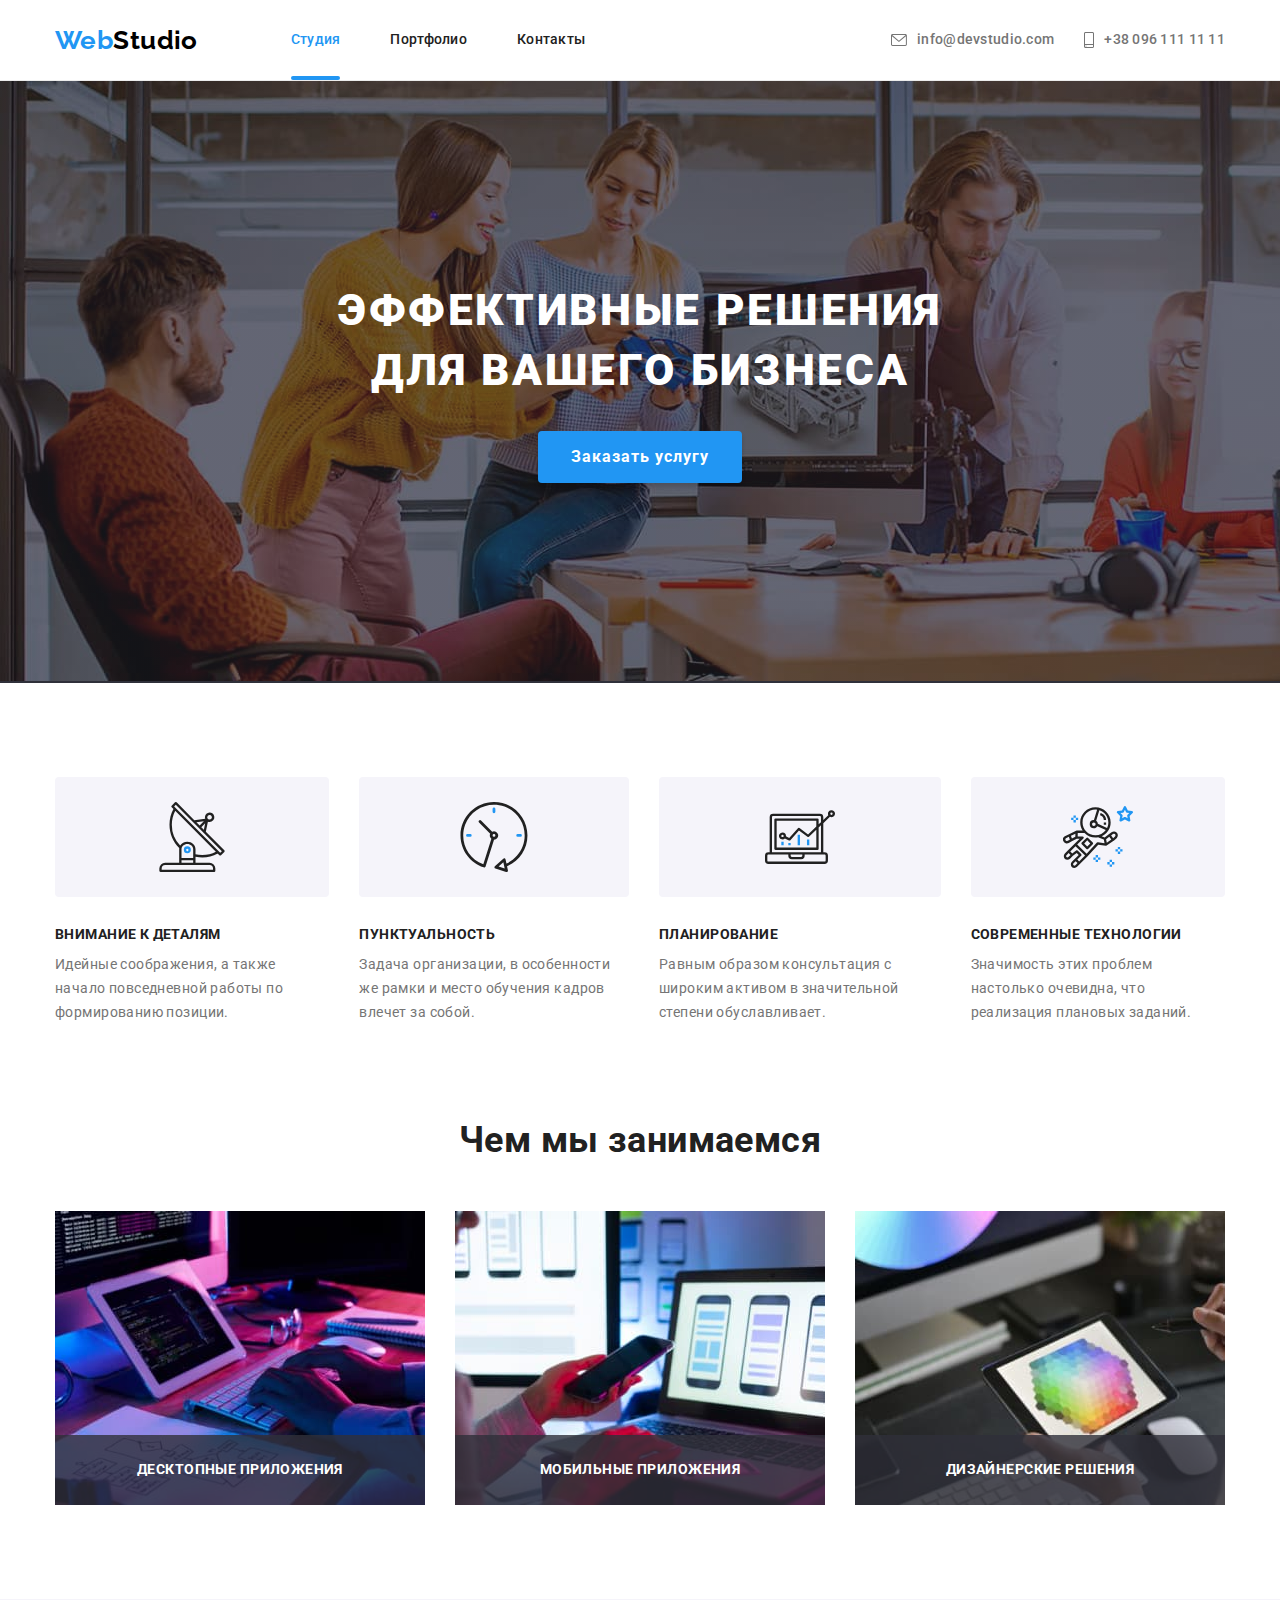
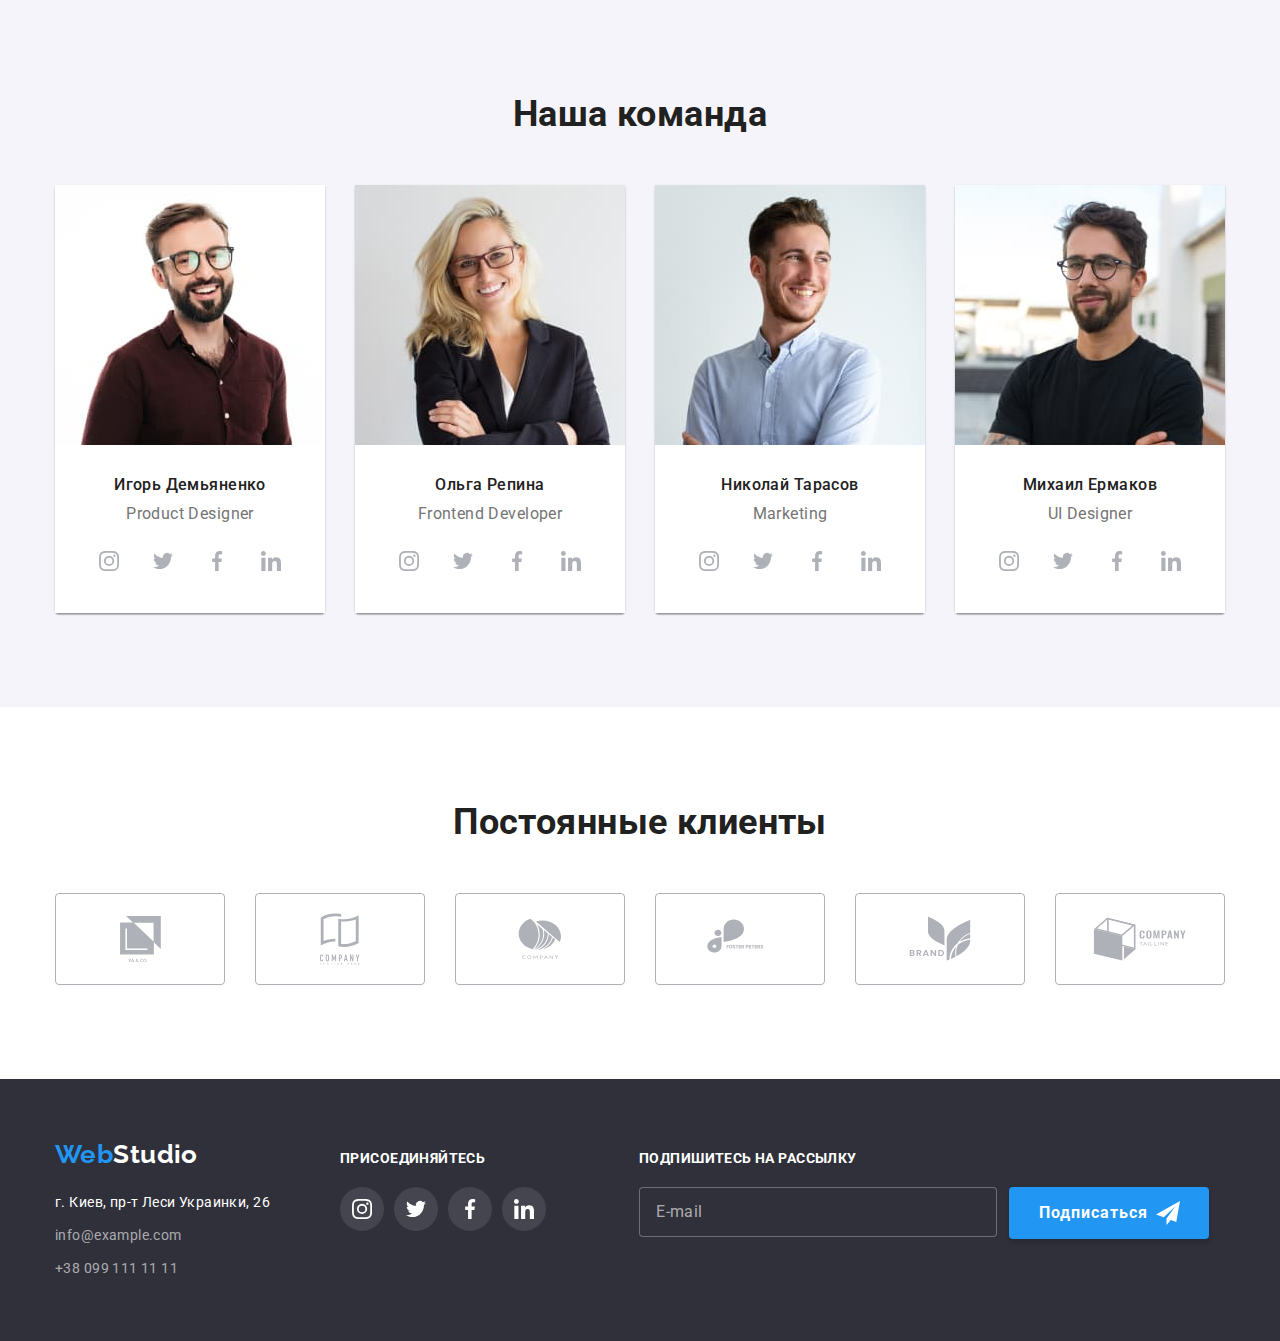
<file: index.html>
<!DOCTYPE html>
<html lang="ru">
  <head>
    <meta charset="UTF-8" />
    <meta http-equiv="X-UA-Compatible" content="IE=edge" />
    <meta name="viewport" content="width=device-width, initial-scale=1.0" />
    <title>Document</title>
    <link rel="preconnect" href="https://fonts.gstatic.com" />
    <link
      href="https://fonts.googleapis.com/css2?family=Raleway:wght@700&family=Roboto:wght@400;500;700;900&display=swap"
      rel="stylesheet"
    />
    <link
      rel="stylesheet"
      href="https://cdnjs.cloudflare.com/ajax/libs/modern-normalize/1.0.0/modern-normalize.min.css"
    />
    <link rel="stylesheet" href="./css/styles.css" />
  </head>
  <body>
    <header class="header">
      <div class="container header-container">
        <nav class="nav-container">
          <a href="" class="header-logo link"> <span>Web</span>Studio</a>
          <ul class="site-nav list">
            <li class="item">
              <a href="" class="link current">Студия</a>
            </li>
            <li class="item">
              <a href="./portfolio.html" class="link">Портфолио</a>
            </li>
            <li class="item"><a href="" class="link">Контакты</a></li>
          </ul>
        </nav>
        <ul class="contact-nav list">
          <li class="item">
            <a class="link" href="mailto:info@devstudio.com">
              <svg class="contact-nav-icons" width="16" height="12">
                <use href="./images/icons.svg#icon-envelope"></use>
              </svg>
              info@devstudio.com</a
            >
          </li>
          <li class="item">
            <a class="link" href="tel:+380961111111">
              <svg class="contact-nav-icons" width="10" height="16">
                <use href="./images/icons.svg#icon-smartphone"></use>
              </svg>
              +38 096 111 11 11</a
            >
          </li>
        </ul>
      </div>
    </header>
    <main>
      <!-- секция Герой -->
      <section class="hero">
        <div class="container">
          <h1 class="hero-title">
            Эффективные решения <br />
            для вашего бизнеса
          </h1>
          <button class="hero-button" data-modal-open type="button">
            Заказать услугу
          </button>
        </div>
      </section>
      <!-- секция Наши особенности -->
      <section class="specifics-list section">
        <h2 class="section-title visually-hidden">Особенности</h2>
        <div class="container">
          <ul class="list">
            <li class="specifics-list-item">
              <div class="specifics-list-container-icon">
                <svg class="svg" width="70" height="70">
                  <use href="./images/icons.svg#icon-antenna"></use>
                </svg>
              </div>
              <h3 class="description-title">Внимание к деталям</h3>
              <p class="description-text">
                Идейные соображения, а также начало повседневной работы по
                формированию позиции.
              </p>
            </li>
            <li class="specifics-list-item">
              <div class="specifics-list-container-icon">
                <svg width="70" height="70">
                  <use href="./images/icons.svg#icon-clock"></use>
                </svg>
              </div>
              <h3 class="description-title">Пунктуальность</h3>
              <p class="description-text">
                Задача организации, в особенности же рамки и место обучения
                кадров влечет за собой.
              </p>
            </li>
            <li class="specifics-list-item">
              <div class="specifics-list-container-icon">
                <svg width="70" height="70">
                  <use href="./images/icons.svg#icon-diagram"></use>
                </svg>
              </div>
              <h3 class="description-title">Планирование</h3>
              <p class="description-text">
                Равным образом консультация с широким активом в значительной
                степени обуславливает.
              </p>
            </li>
            <li class="specifics-list-item">
              <div class="specifics-list-container-icon">
                <svg width="70" height="70">
                  <use href="./images/icons.svg#icon-astronaut"></use>
                </svg>
              </div>
              <h3 class="description-title">Современные технологии</h3>
              <p class="description-text">
                Значимость этих проблем настолько очевидна, что реализация
                плановых заданий.
              </p>
            </li>
          </ul>
        </div>
      </section>
      <!-- секция Чем мы занимаемся -->
      <section class="our-works">
        <div class="container">
          <h2 class="section-title">Чем мы занимаемся</h2>
          <ul class="list">
            <li class="works-list-item">
              <img
                class="images"
                src="./images/box1.jpg"
                alt="Человек работает на клавиатуре с планшетом"
                width="370"
              />
              <p class="works-list-item-text">Десктопные приложения</p>
            </li>
            <li class="works-list-item">
              <img
                class="images"
                src="./images/box2.jpg"
                alt="Человек работает с смартфоном и ноутбуком"
                width="370"
              />
              <p class="works-list-item-text">Мобильные приложения</p>
            </li>
            <li class="works-list-item">
              <img
                class="images"
                src="./images/box3.jpg"
                alt="Человек рисует на графическом планшете"
                width="370"
              />
              <p class="works-list-item-text">Дизайнерские решения</p>
            </li>
          </ul>
        </div>
      </section>
      <!-- секция Наша команда -->
      <section class="team-list section">
        <div class="container">
          <h2 class="section-title">Наша команда</h2>
          <ul class="list">
            <li class="team-list-item">
              <img
                class="images"
                src="./images/product-designer.jpg"
                alt="Фото сотрудника команды"
                width="270"
              />
              <div class="team-list-item-container">
                <h3 class="description-title">Игорь Демьяненко</h3>
                <p class="description">Product Designer</p>
                <ul class="team-list-icons list">
                  <li class="team-list-icons-items">
                    <a class="link team-link-icons" href="">
                      <svg width="20" height="20">
                        <use href="./images/icons.svg#icon-instagram"></use>
                      </svg>
                    </a>
                  </li>
                  <li class="team-list-icons-items">
                    <a class="link team-link-icons" href="">
                      <svg width="20" height="20">
                        <use href="./images/icons.svg#icon-twitter"></use>
                      </svg>
                    </a>
                  </li>
                  <li class="team-list-icons-items">
                    <a class="link team-link-icons" href="">
                      <svg width="20" height="20">
                        <use href="./images/icons.svg#icon-facebook"></use>
                      </svg>
                    </a>
                  </li>
                  <li class="team-list-icons-items">
                    <a class="link team-link-icons" href="">
                      <svg width="20" height="20">
                        <use href="./images/icons.svg#icon-linkedin"></use>
                      </svg>
                    </a>
                  </li>
                </ul>
              </div>
            </li>
            <li class="team-list-item">
              <img
                class="images"
                src="./images/frontend-developer.jpg"
                alt="Фото сотрудника команды"
                width="270"
              />
              <div class="team-list-item-container">
                <h3 class="description-title">Ольга Репина</h3>
                <p class="description">Frontend Developer</p>
                <ul class="team-list-icons list">
                  <li class="team-list-icons-items">
                    <a class="link team-link-icons" href="">
                      <svg width="20" height="20">
                        <use href="./images/icons.svg#icon-instagram"></use>
                      </svg>
                    </a>
                  </li>
                  <li class="team-list-icons-items">
                    <a class="link team-link-icons" href="">
                      <svg width="20" height="20">
                        <use href="./images/icons.svg#icon-twitter"></use>
                      </svg>
                    </a>
                  </li>
                  <li class="team-list-icons-items">
                    <a class="link team-link-icons" href="">
                      <svg width="20" height="20">
                        <use href="./images/icons.svg#icon-facebook"></use>
                      </svg>
                    </a>
                  </li>
                  <li class="team-list-icons-items">
                    <a class="link team-link-icons" href="">
                      <svg width="20" height="20">
                        <use href="./images/icons.svg#icon-linkedin"></use>
                      </svg>
                    </a>
                  </li>
                </ul>
              </div>
            </li>
            <li class="team-list-item">
              <img
                class="images"
                src="./images/marketing.jpg"
                alt="Фото сотрудника команды"
                width="270"
              />
              <div class="team-list-item-container">
                <h3 class="description-title">Николай Тарасов</h3>
                <p class="description">Marketing</p>
                <ul class="team-list-icons list">
                  <li class="team-list-icons-items">
                    <a class="link team-link-icons" href="">
                      <svg width="20" height="20">
                        <use href="./images/icons.svg#icon-instagram"></use>
                      </svg>
                    </a>
                  </li>
                  <li class="team-list-icons-items">
                    <a class="link team-link-icons" href="">
                      <svg width="20" height="20">
                        <use href="./images/icons.svg#icon-twitter"></use>
                      </svg>
                    </a>
                  </li>
                  <li class="team-list-icons-items">
                    <a class="link team-link-icons" href="">
                      <svg width="20" height="20">
                        <use href="./images/icons.svg#icon-facebook"></use>
                      </svg>
                    </a>
                  </li>
                  <li class="team-list-icons-items">
                    <a class="link team-link-icons" href="">
                      <svg width="20" height="20">
                        <use href="./images/icons.svg#icon-linkedin"></use>
                      </svg>
                    </a>
                  </li>
                </ul>
              </div>
            </li>
            <li class="team-list-item">
              <img
                class="images"
                src="./images/designer.jpg"
                alt="Фото сотрудника команды"
                width="270"
              />
              <div class="team-list-item-container">
                <h3 class="description-title">Михаил Ермаков</h3>
                <p class="description">UI Designer</p>
                <ul class="team-list-icons list">
                  <li class="team-list-icons-items">
                    <a class="link team-link-icons" href="">
                      <svg width="20" height="20">
                        <use href="./images/icons.svg#icon-instagram"></use>
                      </svg>
                    </a>
                  </li>
                  <li class="team-list-icons-items">
                    <a class="link team-link-icons" href="">
                      <svg width="20" height="20">
                        <use href="./images/icons.svg#icon-twitter"></use>
                      </svg>
                    </a>
                  </li>
                  <li class="team-list-icons-items">
                    <a class="link team-link-icons" href="">
                      <svg width="20" height="20">
                        <use href="./images/icons.svg#icon-facebook"></use>
                      </svg>
                    </a>
                  </li>
                  <li class="team-list-icons-items">
                    <a class="link team-link-icons" href="">
                      <svg width="20" height="20">
                        <use href="./images/icons.svg#icon-linkedin"></use>
                      </svg>
                    </a>
                  </li>
                </ul>
              </div>
            </li>
          </ul>
        </div>
      </section>

      <!-- секция Постоянные клиенты -->
      <section class="section">
        <div class="container">
          <h2 class="section-title">Постоянные клиенты</h2>

          <ul class="list clients-list">
            <li class="clients-list-item">
              <a class="link clients-link-icons" href="">
                <svg width="41" height="46.7">
                  <use href="./images/icons.svg#icon-client-one"></use>
                </svg>
              </a>
            </li>
            <li class="clients-list-item">
              <a class="link clients-link-icons" href="">
                <svg width="40" height="52">
                  <use href="./images/icons.svg#icon-client-two"></use>
                </svg>
              </a>
            </li>
            <li class="clients-list-item">
              <a class="link clients-link-icons" href="">
                <svg width="43.46" height="41.18">
                  <use href="./images/icons.svg#icon-client-three"></use>
                </svg>
              </a>
            </li>
            <li class="clients-list-item">
              <a class="link clients-link-icons" href="">
                <svg width="84.44" height="40.62">
                  <use href="./images/icons.svg#icon-client-four"></use>
                </svg>
              </a>
            </li>
            <li class="clients-list-item">
              <a class="link clients-link-icons" href="">
                <svg width="62.54" height="45.43">
                  <use href="./images/icons.svg#icon-client-five"></use>
                </svg>
              </a>
            </li>
            <li class="clients-list-item">
              <a class="link clients-link-icons" href="">
                <svg width="93.79" height="43.93">
                  <use href="./images/icons.svg#icon-client-sixe"></use>
                </svg>
              </a>
            </li>
          </ul>
        </div>
      </section>

      <!-- Модальное окно -->
      <div class="backdrop is-hidden" data-modal>
        <div class="modal">
          <button class="modal-button" data-modal-close type="button">
            <svg width="11" height="11">
              <use href="./images/icons.svg#icon-button"></use>
            </svg>
          </button>
          <form class="modal-form">
            <p class="modal-title">Оставьте свои данные, мы вам перезвоним</p>
            <label class="modal-label">
              <span class="modal-input-text">Имя</span>
              <input
                class="modal-input"
                type="text"
                name="user-name"
                required
              />
              <svg class="modal-icons" width="18" height="18">
                <use href="./images/icons.svg#icon-person-form"></use>
              </svg>
            </label>

            <label class="modal-label">
              <span class="modal-input-text">Телефон</span>
              <input
                class="modal-input"
                type="tel"
                name="user-phone"
                required
              />
              <svg class="modal-icons" width="18" height="18">
                <use href="./images/icons.svg#icon-phone-form"></use>
              </svg>
            </label>

            <label class="modal-label">
              <span class="modal-input-text">Почта</span>
              <input
                class="modal-input"
                type="email"
                name="user-email"
                required
              />
              <svg class="modal-icons" width="18" height="18">
                <use href="./images/icons.svg#icon-email-form"></use>
              </svg>
            </label>

            <label class="modal-label-textarea">
              <span class="modal-input-text">Комментарий</span>
              <textarea
                class="modal-textarea"
                name="comments"
                placeholder="Введите текст"
              ></textarea>
            </label>

            <label class="modal-label-checkbox">
              <input
                class="modal-checkbox visually-hidden"
                type="checkbox"
                name="policy"
                required
              />
              <span class="icons-checkbox-wraper">
                <svg class="modal-icons-checkbox">
                  <use href="./images/icons.svg#icon-check"></use>
                </svg>
              </span>
              <span
                >Соглашаюсь с рассылкой и принимаю
                <a class="modal-checkbox-link" href="">Условия договора</a>
              </span>
            </label>
            <button class="modal-form-button" type="submit">Отправить</button>
          </form>
        </div>
      </div>
    </main>
    <footer class="footer-section">
      <div class="container">
        <div class="footer-address-container">
          <a class="footer-logo link" href=""> <span>Web</span>Studio</a>
          <address class="address">
            <p>г. Киев, пр-т Леси Украинки, 26</p>
            <ul class="list">
              <li class="address-list-item">
                <a class="link" href="mailto:info@example.com">
                  info@example.com</a
                >
              </li>
              <li class="address-list-item">
                <a class="link" href="tel:++380991111111">+38 099 111 11 11</a>
              </li>
            </ul>
          </address>
        </div>
        <div class="footer-social-container">
          <p class="text-social-icons">присоединяйтесь</p>
          <ul class="list footer-list-icons">
            <li class="footer-list-icons-items">
              <a class="link footer-link-icons" href="">
                <svg width="20" height="20">
                  <use href="./images/icons.svg#icon-instagram"></use>
                </svg>
              </a>
            </li>
            <li class="footer-list-icons-items">
              <a class="link footer-link-icons" href="">
                <svg width="20" height="20">
                  <use href="./images/icons.svg#icon-twitter"></use>
                </svg>
              </a>
            </li>
            <li class="footer-list-icons-items">
              <a class="link footer-link-icons" href="">
                <svg width="20" height="20">
                  <use href="./images/icons.svg#icon-facebook"></use>
                </svg>
              </a>
            </li>
            <li class="footer-list-icons-items">
              <a class="link footer-link-icons" href="">
                <svg width="20" height="20">
                  <use href="./images/icons.svg#icon-linkedin"></use>
                </svg>
              </a>
            </li>
          </ul>
        </div>
        <form>
          <p class="footer-text-form">Подпишитесь на рассылку</p>
          <div class="footer-form-containet">
            <label class="footer-label">
              <input
                class="footer-input"
                type="email"
                name="footer-email"
                placeholder="E-mail"
                required
              />
            </label>
            <button class="footer-form-button" type="submit">
              Подписаться
              <svg width="24" height="24">
                <use href="./images/icons.svg#icon-send"></use>
              </svg>
            </button>
          </div>
        </form>
      </div>
    </footer>
    <script src="./js/modal.js"></script>
  </body>
</html>
</file>
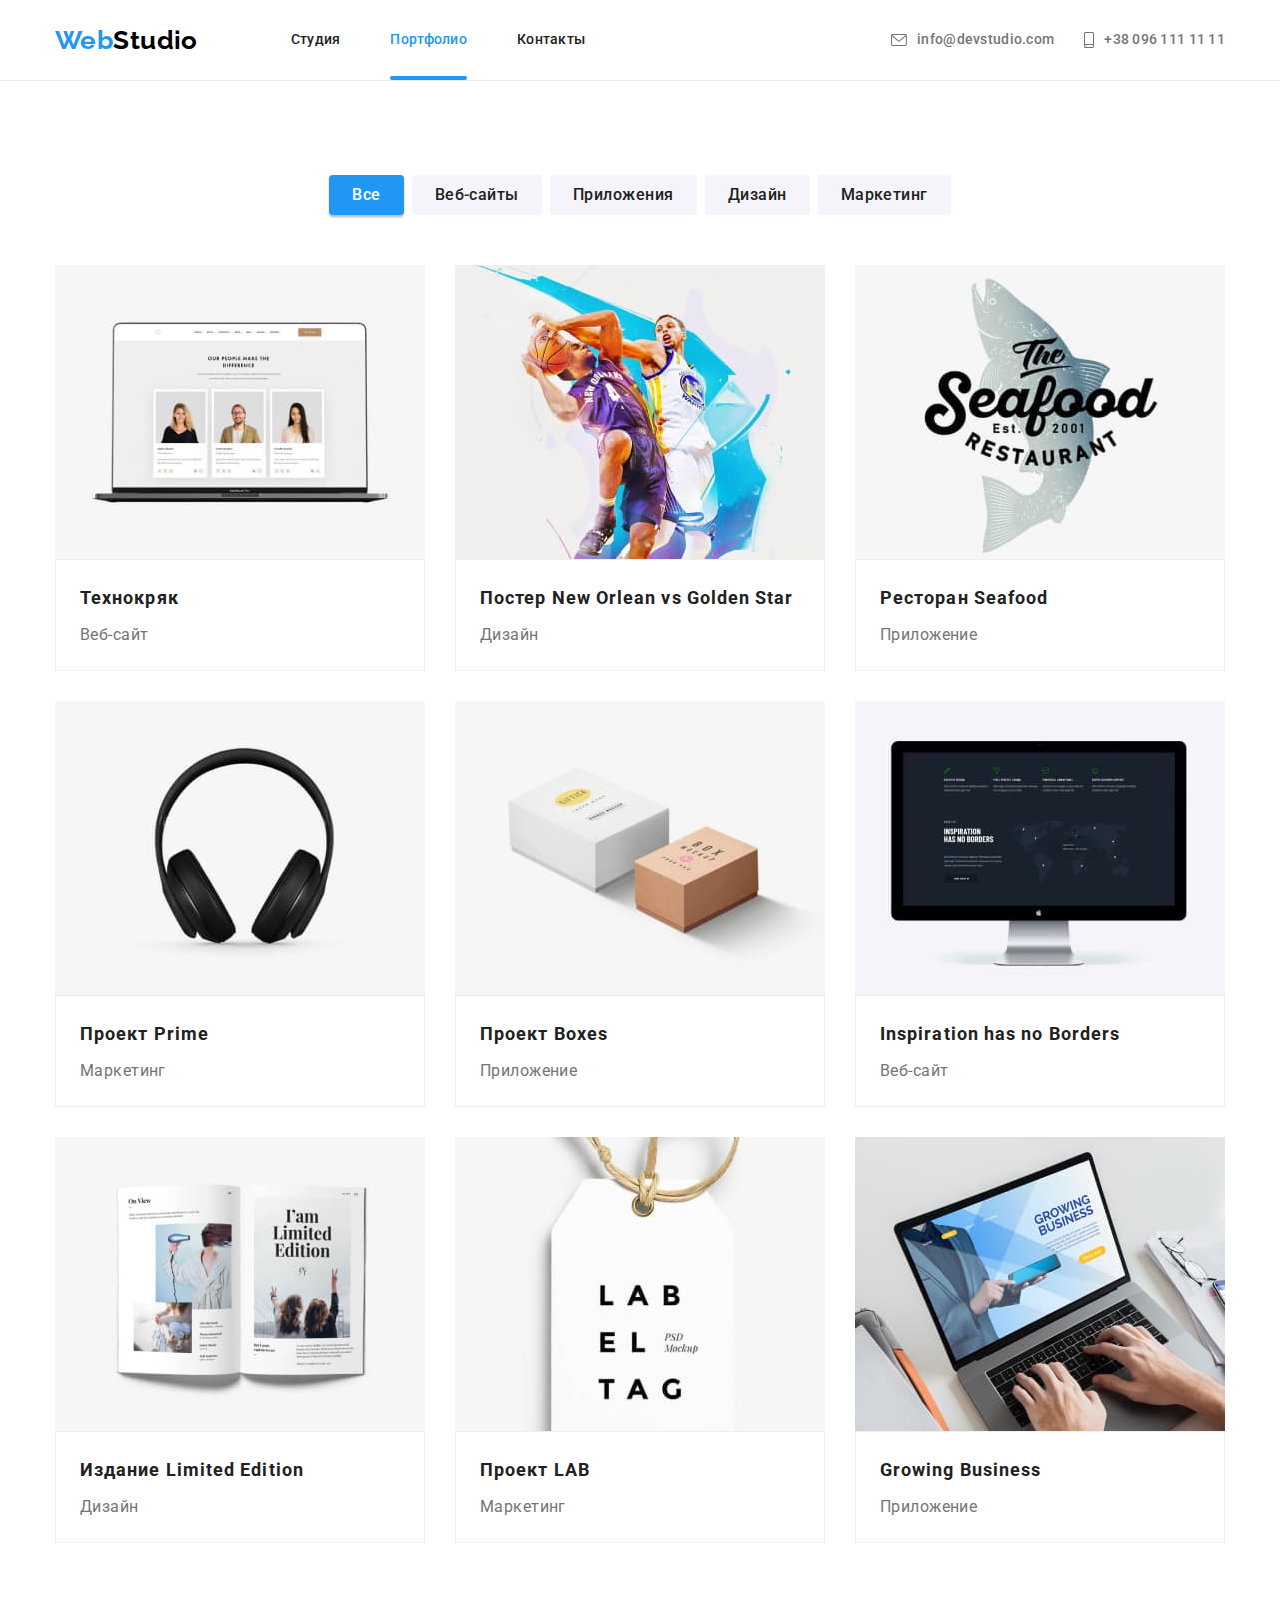
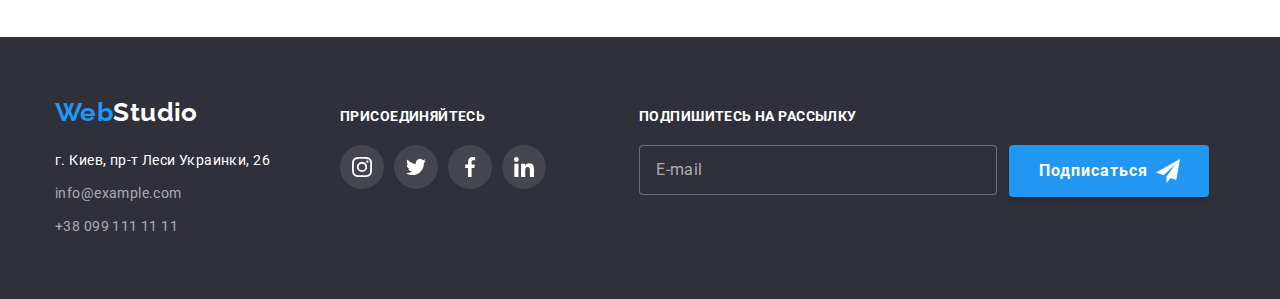
<file: portfolio.html>
<!DOCTYPE html>
<html lang="ru">
  <head>
    <meta charset="UTF-8" />
    <meta http-equiv="X-UA-Compatible" content="IE=edge" />
    <meta name="viewport" content="width=device-width, initial-scale=1.0" />
    <title>Document</title>
    <link rel="preconnect" href="https://fonts.gstatic.com" />
    <link
      href="https://fonts.googleapis.com/css2?family=Raleway:wght@700&family=Roboto:wght@400;500;700;900&display=swap"
      rel="stylesheet"
    />
    <link
      rel="stylesheet"
      href="https://cdnjs.cloudflare.com/ajax/libs/modern-normalize/1.0.0/modern-normalize.min.css"
    />
    <link rel="stylesheet" href="./css/styles.css" />
  </head>
  <body>
    <header class="header">
      <div class="container header-container">
        <nav class="nav-container">
          <a class="header-logo link" href=""> <span>Web</span>Studio</a>
          <ul class="site-nav list">
            <li class="item">
              <a class="link" href="./index.html">Студия</a>
            </li>
            <li class="item">
              <a class="link current" href="">Портфолио</a>
            </li>
            <li class="item">
              <a class="link" href="">Контакты</a>
            </li>
          </ul>
        </nav>
        <ul class="contact-nav list">
          <li class="item">
            <a class="link" href="mailto:info@devstudio.com">
              <svg class="contact-nav-icons" width="16" height="12">
                <use href="./images/icons.svg#icon-envelope"></use>
              </svg>
              info@devstudio.com</a
            >
          </li>
          <li class="item">
            <a class="link" href="tel:+380961111111">
              <svg class="contact-nav-icons" width="10" height="16">
                <use href="./images/icons.svg#icon-smartphone"></use>
              </svg>
              +38 096 111 11 11</a
            >
          </li>
        </ul>
      </div>
    </header>
    <main>
      <section class="section">
        <div class="container">
          <h1 class="section-title visually-hidden">Примеры работ</h1>
          <ul class="button-list list">
            <li class="button-list-item">
              <button class="portfolio-button active" type="button">Все</button>
            </li>
            <li class="button-list-item">
              <button class="portfolio-button" type="button">Веб-сайты</button>
            </li>
            <li class="button-list-item">
              <button class="portfolio-button" type="button">Приложения</button>
            </li>
            <li class="button-list-item">
              <button class="portfolio-button" type="button">Дизайн</button>
            </li>
            <li class="button-list-item">
              <button class="portfolio-button" type="button">Маркетинг</button>
            </li>
          </ul>
          <ul class="examples-list list">
            <li class="examples-list-item">
              <a class="link examples-list-link" href="">
                <div class="examples-list-item-thumb">
                  <img
                    class="images"
                    src="./images/website-technokryak.jpg"
                    alt="Страница сайта"
                    width="370"
                  />
                  <p class="examples-list-item-test">
                    Технокряк это современная площадка распространения
                    коронавируса. Компании используют эту платформу для
                    цифрового шпионажа и атак на защищённые сервера конкурентов.
                  </p>
                </div>
                <div class="examples-list-container">
                  <h2 class="description-title">Технокряк</h2>
                  <p class="description">Веб-сайт</p>
                </div>
              </a>
            </li>

            <li class="examples-list-item">
              <a class="link examples-list-link" href="">
                <div class="examples-list-item-thumb">
                  <img
                    class="images"
                    src="./images/poster.jpg"
                    alt="Постер к баскетбольному матчу"
                    width="370"
                  />
                  <p class="examples-list-item-test">
                    Технокряк это современная площадка распространения
                    коронавируса. Компании используют эту платформу для
                    цифрового шпионажа и атак на защищённые сервера конкурентов.
                  </p>
                </div>
                <div class="examples-list-container">
                  <h2 class="description-title">
                    Постер New Orlean vs Golden Star
                  </h2>
                  <p class="description">Дизайн</p>
                </div>
              </a>
            </li>

            <li class="examples-list-item">
              <a class="link examples-list-link" href="">
                <div class="examples-list-item-thumb">
                  <img
                    class="images"
                    src="./images/application-seafood.jpg"
                    alt="Эмблема ресторана"
                    width="370"
                  />
                  <p class="examples-list-item-test">
                    Технокряк это современная площадка распространения
                    коронавируса. Компании используют эту платформу для
                    цифрового шпионажа и атак на защищённые сервера конкурентов.
                  </p>
                </div>
                <div class="examples-list-container">
                  <h2 class="description-title">Ресторан Seafood</h2>
                  <p class="description">Приложение</p>
                </div>
              </a>
            </li>

            <li class="examples-list-item">
              <a class="link examples-list-link" href="">
                <div class="examples-list-item-thumb">
                  <img
                    class="images"
                    src="./images/headphones.jpg"
                    alt="Наушники"
                    width="370"
                  />
                  <p class="examples-list-item-test">
                    Технокряк это современная площадка распространения
                    коронавируса. Компании используют эту платформу для
                    цифрового шпионажа и атак на защищённые сервера конкурентов.
                  </p>
                </div>
                <div class="examples-list-container">
                  <h2 class="description-title">Проект Prime</h2>
                  <p class="description">Маркетинг</p>
                </div>
              </a>
            </li>

            <li class="examples-list-item">
              <a class="link examples-list-link" href="">
                <div class="examples-list-item-thumb">
                  <img
                    class="images"
                    src="./images/application-boxes.jpg"
                    alt="Две коробки"
                    width="370"
                  />
                  <p class="examples-list-item-test">
                    Технокряк это современная площадка распространения
                    коронавируса. Компании используют эту платформу для
                    цифрового шпионажа и атак на защищённые сервера конкурентов.
                  </p>
                </div>
                <div class="examples-list-container">
                  <h2 class="description-title">Проект Boxes</h2>
                  <p class="description">Приложение</p>
                </div>
              </a>
            </li>

            <li class="examples-list-item">
              <a class="link examples-list-link" href="">
                <div class="examples-list-item-thumb">
                  <img
                    class="images"
                    src="./images/website-inspiration.jpg"
                    alt="Заглавная страница сайта"
                    width="370"
                  />
                  <p class="examples-list-item-test">
                    Технокряк это современная площадка распространения
                    коронавируса. Компании используют эту платформу для
                    цифрового шпионажа и атак на защищённые сервера конкурентов.
                  </p>
                </div>
                <div class="examples-list-container">
                  <h2 class="description-title">Inspiration has no Borders</h2>
                  <p class="description">Веб-сайт</p>
                </div>
              </a>
            </li>

            <li class="examples-list-item">
              <a class="link examples-list-link" href="">
                <div class="examples-list-item-thumb">
                  <img
                    class="images"
                    src="./images/magazine.jpg"
                    alt="Журнал"
                    width="370"
                  />
                  <p class="examples-list-item-test">
                    Технокряк это современная площадка распространения
                    коронавируса. Компании используют эту платформу для
                    цифрового шпионажа и атак на защищённые сервера конкурентов.
                  </p>
                </div>
                <div class="examples-list-container">
                  <h2 class="description-title">Издание Limited Edition</h2>
                  <p class="description">Дизайн</p>
                </div>
              </a>
            </li>

            <li class="examples-list-item">
              <a class="link examples-list-link" href="">
                <div class="examples-list-item-thumb">
                  <img
                    class="images"
                    src="./images/project-lab.jpg"
                    alt="Этикетка"
                    width="370"
                  />
                  <p class="examples-list-item-test">
                    Технокряк это современная площадка распространения
                    коронавируса. Компании используют эту платформу для
                    цифрового шпионажа и атак на защищённые сервера конкурентов.
                  </p>
                </div>
                <div class="examples-list-container">
                  <h2 class="description-title">Проект LAB</h2>
                  <p class="description">Маркетинг</p>
                </div>
              </a>
            </li>

            <li class="examples-list-item">
              <a class="link examples-list-link" href="">
                <div class="examples-list-item-thumb">
                  <img
                    class="images"
                    src="./images/application-business.jpg"
                    alt="Ноутбук"
                    width="370"
                  />
                  <p class="examples-list-item-test">
                    Технокряк это современная площадка распространения
                    коронавируса. Компании используют эту платформу для
                    цифрового шпионажа и атак на защищённые сервера конкурентов.
                  </p>
                </div>
                <div class="examples-list-container">
                  <h2 class="description-title">Growing Business</h2>
                  <p class="description">Приложение</p>
                </div>
              </a>
            </li>
          </ul>
        </div>
      </section>
    </main>
    <footer class="footer-section">
      <div class="container">
        <div class="footer-address-container">
          <a class="footer-logo link" href=""> <span>Web</span>Studio</a>
          <address class="address">
            <p>г. Киев, пр-т Леси Украинки, 26</p>
            <ul class="list">
              <li class="address-list-item">
                <a class="link" href="mailto:info@example.com">
                  info@example.com</a
                >
              </li>
              <li class="address-list-item">
                <a class="link" href="tel:++380991111111">+38 099 111 11 11</a>
              </li>
            </ul>
          </address>
        </div>
        <div class="footer-social-container">
          <p class="text-social-icons">присоединяйтесь</p>
          <ul class="list footer-list-icons">
            <li class="footer-list-icons-items">
              <a class="link footer-link-icons" href="">
                <svg width="20" height="20">
                  <use href="./images/icons.svg#icon-instagram"></use>
                </svg>
              </a>
            </li>
            <li class="footer-list-icons-items">
              <a class="link footer-link-icons" href="">
                <svg width="20" height="20">
                  <use href="./images/icons.svg#icon-twitter"></use>
                </svg>
              </a>
            </li>
            <li class="footer-list-icons-items">
              <a class="link footer-link-icons" href="">
                <svg width="20" height="20">
                  <use href="./images/icons.svg#icon-facebook"></use>
                </svg>
              </a>
            </li>
            <li class="footer-list-icons-items">
              <a class="link footer-link-icons" href="">
                <svg width="20" height="20">
                  <use href="./images/icons.svg#icon-linkedin"></use>
                </svg>
              </a>
            </li>
          </ul>
        </div>
        <form>
          <p class="footer-text-form">Подпишитесь на рассылку</p>
          <div class="footer-form-containet">
            <label class="footer-label">
              <input
                class="footer-input"
                type="email"
                name="footer-email"
                placeholder="E-mail"
                required
              />
            </label>
            <button class="footer-form-button" type="submit">
              Подписаться
              <svg width="24" height="24">
                <use href="./images/icons.svg#icon-send"></use>
              </svg>
            </button>
          </div>
        </form>
      </div>
    </footer>
  </body>
</html>
</file>
<file: css/styles.css>
:root {
  --primary-white-color: #fff;
  --secondary-background-color: #f5f4fa;
  --third-background-color: #2f303a;
  --primary-text-color: #757575;
  --title-text-color: #212121;
  --accent-color: #2196f3;
  --logo-black-color: #000;
  --footer-text-color: rgba(255, 255, 255, 0.6);
  --header-border-color: rgba(236, 236, 236, 1);
  --portfolio-border-color: rgba(238, 238, 238, 1);
  --icons-color: #afb1b8;
  --footer-icon-background: rgba(255, 255, 255, 0.1);
  --footer-input-border-color: rgba(255, 255, 255, 0.3);
  --modal-input-border-color: rgba(33, 33, 33, 0.2);
  --section-text-background: rgba(47, 48, 58, 0.8);
  --timing-function: cubic-bezier(0.4, 0, 0.2, 1);
  --portfolio-overlay-background: rgba(33, 150, 243, 0.9);
  --backdrop-background: rgba(0, 0, 0, 0.2);
  --modal-textarea-placeholde-color: rgba(117, 117, 117, 0.5);
  --modal-button-background-color: #188ce8;
}

body {
  font-family: 'Roboto', sans-serif;
  font-weight: 400;
  font-size: 14px;
  line-height: 1.71;
  letter-spacing: 0.03em;
  color: var(--primary-text-color);
  background-color: var(--primary-white-color);
}

.list {
  margin: 0;
  padding: 0;
  list-style: none;
}
.link {
  text-decoration: none;
}
.visually-hidden {
  position: absolute;
  width: 1px;
  height: 1px;
  margin: -1px;
  border: 0;
  padding: 0;

  white-space: nowrap;
  clip-path: inset(100%);
  clip: rect(0 0 0 0);
  overflow: hidden;
}
.container {
  width: 1200px;
  margin-right: auto;
  margin-left: auto;
  padding-left: 15px;
  padding-right: 15px;
}
.section {
  padding-top: 94px;
  padding-bottom: 94px;
}
.images {
  display: block;
}
/* LOGO */
.header-logo.link,
.footer-logo.link {
  font-family: 'Raleway', sans-serif;
  font-weight: 700;
  font-size: 26px;
  line-height: 1.19;
  color: var(--logo-black-color);
}
.footer-logo.link {
  color: var(--primary-white-color);
}
.header-logo span,
.footer-logo span {
  color: var(--accent-color);
}

/* HEADER */
.header {
  border-bottom: 1px solid var(--header-border-color);
}
.header-container,
.nav-container,
.site-nav,
.contact-nav {
  display: flex;
  align-items: center;
}
.site-nav {
  margin-left: 93px;
}
.site-nav .item:not(:last-child) {
  margin-right: 50px;
}
.contact-nav {
  margin-left: auto;
}
.contact-nav .item:not(:last-child) {
  margin-right: 30px;
}
.contact-nav-icons {
  margin-right: 10px;
}
.site-nav .link,
.contact-nav .link {
  display: block;
  padding-top: 32px;
  padding-bottom: 32px;

  font-weight: 500;
  line-height: 1.14;
  letter-spacing: 0.02em;
}
.site-nav .link {
  color: var(--title-text-color);

  transition: color 250ms var(--timing-function);
}
.site-nav .link:hover,
.site-nav .link:focus {
  color: var(--accent-color);
}
.site-nav .link.current {
  position: relative;
  color: var(--accent-color);
}
.site-nav .link.current::after {
  content: '';
  position: absolute;
  left: 0;
  bottom: 0;

  display: flex;
  width: 100%;
  height: 4px;

  background-color: var(--accent-color);
  border-radius: 2px;
}
.contact-nav .link {
  display: flex;
  align-items: center;
  color: var(--primary-text-color);
  fill: var(--primary-text-color);

  transition: color 250ms var(--timing-function),
    fill 250ms var(--timing-function);
}
.contact-nav .link:hover,
.contact-nav .link:focus {
  color: var(--accent-color);
  fill: var(--accent-color);
}

/* SECTION HERO */
.hero {
  max-width: 1600px;
  padding-top: 200px;
  padding-bottom: 200px;
  margin-right: auto;
  margin-left: auto;

  text-align: center;

  background-repeat: no-repeat;
  background-color: var(--third-background-color);
  background-image: linear-gradient(
      rgba(47, 48, 58, 0.4),
      rgba(47, 48, 58, 0.4)
    ),
    url(../images/hero.jpg);
}

.hero-title {
  margin-top: 0;
  margin-bottom: 30px;
  font-weight: 900;
  font-size: 44px;
  line-height: 1.36;
  letter-spacing: 0.06em;
  text-transform: uppercase;
  color: var(--primary-white-color);
}
.hero-button,
.footer-form-button,
.modal-form-button {
  padding: 10px 32px;
  border: 1px solid transparent;
  border-radius: 4px;
  min-width: 200px;

  font-family: inherit;
  font-weight: 700;
  font-size: 16px;
  line-height: 1.88;
  letter-spacing: 0.06em;

  color: var(--primary-white-color);
  background-color: var(--accent-color);
  box-shadow: 0px 4px 4px rgba(0, 0, 0, 0.15);
  cursor: pointer;
}

/* OTHER SECTION */

.section-title {
  margin-top: 0;
  margin-bottom: 50px;

  text-align: center;
  font-weight: 700;
  font-size: 36px;
  line-height: 1.17;
  color: var(--title-text-color);
}

/* Section our specifics */

.specifics-list .description-title {
  margin-top: 0;
  margin-bottom: 10px;

  font-weight: 700;
  font-size: 14px;
  line-height: 1.14;
  text-transform: uppercase;
}
.specifics-list .list {
  display: flex;
}
.specifics-list-item {
  width: calc((100%-90px) / 3);
}
.specifics-list-item:not(:last-child),
.works-list-item:not(:last-child) {
  margin-right: 30px;
}
.specifics-list .description-text {
  margin: 0;
}
.specifics-list-container-icon {
  display: flex;
  height: 120px;
  margin-bottom: 30px;
  justify-content: center;
  align-items: center;

  background: var(--secondary-background-color);
  border-radius: 4px;
}

/* Section our works */
.our-works {
  padding-bottom: 94px;
}
.our-works .list {
  display: flex;
}
.works-list-item {
  position: relative;
  width: calc((100%-60px) / 2);
}
.works-list-item-text {
  position: absolute;
  left: 0;
  bottom: 0;

  width: 100%;
  margin: 0;
  padding-top: 27px;
  padding-bottom: 27px;

  font-weight: 700;
  line-height: 1.14;
  text-align: center;
  text-transform: uppercase;
  background-color: var(--section-text-background);
  color: var(--primary-white-color);
}
/* Section our team */

.description-title {
  color: var(--title-text-color);
}
.team-list {
  background-color: var(--secondary-background-color);
}

.team-list .description-title,
.team-list .description {
  margin-top: 0;
  font-size: 16px;
  line-height: 1.19;
}
.team-list .description-title {
  margin-bottom: 10px;
  font-weight: 500;
}
.team-list .description {
  margin-bottom: 16px;
}
.team-list .list {
  display: flex;
}

.team-list-item {
  width: calc((100%-90px) / 4);
  text-align: center;
  box-shadow: 0px 1px 3px rgba(0, 0, 0, 0.12), 0px 1px 1px rgba(0, 0, 0, 0.14),
    0px 2px 1px rgba(0, 0, 0, 0.2);
  border-radius: 0px 0px 4px 4px;
}
.team-list-item:not(:last-child) {
  margin-right: 30px;
}
.team-list-item-container {
  padding-top: 30px;
  padding-bottom: 30px;
  padding-left: 32px;
  padding-right: 32px;

  background-color: var(--primary-white-color);
}
.team-list-icons {
  display: flex;
}
.team-list-icons-items {
  width: 44px;
  height: 44px;
}
.team-list-icons-items:not(:last-child) {
  margin-right: 10px;
}
.team-link-icons {
  display: flex;
  justify-content: center;
  align-items: center;
  width: 100%;
  height: 100%;
  border-radius: 50%;
  fill: var(--icons-color);

  transition: background-color 250ms var(--timing-function),
    fill 250ms var(--timing-function);
}
.team-link-icons:hover,
.team-link-icons:focus {
  background-color: var(--accent-color);
  fill: var(--primary-white-color);
}

/* Section our clients */
.clients-list {
  display: flex;
}
.clients-list-item {
  width: 170px;
  height: 92px;
}
.clients-link-icons {
  display: flex;
  justify-content: center;
  align-items: center;
  width: 100%;
  height: 100%;

  border: 1px solid var(--icons-color);
  border-radius: 4px;
  fill: var(--icons-color);

  transition: fill 250ms var(--timing-function),
    border-color 250ms var(--timing-function);
}
.clients-link-icons:hover,
.clients-link-icons:focus {
  fill: var(--accent-color);
  border-color: var(--accent-color);
}
.clients-list-item:not(:last-child) {
  margin-right: 30px;
}

/* МОДАЛЬНОЕ ОКНО */
.backdrop {
  position: fixed;
  top: 0;
  left: 0;

  width: 100vw;
  height: 100vh;

  background-color: var(--backdrop-background);

  opacity: 1;
  transform: scale(1);

  transition: opacity 500ms var(--timing-function),
    transform 500ms var(--timing-function);
}
.backdrop.is-hidden {
  pointer-events: none;
  opacity: 0;
  transform: scale(0.5);
}

.modal {
  position: absolute;
  top: 50%;
  left: 50%;

  min-height: 581px;
  min-width: 528px;
  padding: 40px;

  transform: translate(-50%, -50%) scale(1);

  background-color: var(--primary-white-color);
  box-shadow: 0px 1px 3px rgba(0, 0, 0, 0.12), 0px 1px 1px rgba(0, 0, 0, 0.14),
    0px 2px 1px rgba(0, 0, 0, 0.2);
  border-radius: 4px;

  transition: transform 500ms var(--timing-function);
}
.backdrop.is-hidden .modal {
  transform: translate(-50%, -50%) scale(0.5);
}

.modal-button {
  position: absolute;
  top: 8px;
  right: 8px;

  display: flex;
  justify-content: center;
  align-items: center;

  width: 30px;
  height: 30px;
  padding: 0;
  margin-left: auto;

  background-color: var(--primary-white-color);
  border: 1px solid rgba(0, 0, 0, 0.1);
  border-radius: 50%;
  cursor: pointer;

  transition: fill 250ms var(--timing-function);
}
.modal-button:hover,
.modal-button:focus {
  fill: var(--accent-color);
}
.modal-title {
  margin-top: 0;
  margin-bottom: 12px;

  font-weight: 700;
  font-size: 20px;
  line-height: 1.15;
  color: var(--title-text-color);
}
.modal-form {
  display: flex;
  flex-direction: column;
}
.modal-input-text {
  display: block;
  margin-bottom: 4px;
  font-size: 12px;
  line-height: 1.17;
  letter-spacing: 0.01em;
  color: var(--primary-text-color);
}
.modal-input {
  padding: 12px 42px;
  width: 100%;
  height: 40px;
  border: 1px solid var(--modal-input-border-color);
  border-radius: 4px;
  outline: none;

  transition: border-color 250ms var(--timing-function);
}
.modal-label-textarea {
  margin-bottom: 20px;
}
.modal-textarea {
  display: block;
  padding: 12px 16px;
  width: 100%;
  height: 120px;

  border: 1px solid var(--modal-input-border-color);
  border-radius: 4px;
  resize: none;
  outline: none;

  transition: border-color 250ms var(--timing-function);
}
.modal-textarea::placeholder {
  font-size: 12px;
  line-height: 1.17;
  letter-spacing: 0.01em;
  color: var(--modal-textarea-placeholde-color);
}
.modal-label {
  position: relative;
  margin-bottom: 10px;

  transition: fill 250ms var(--timing-function);
}
.modal-label:focus-within {
  fill: var(--accent-color);
}
.modal-input:focus,
.modal-textarea:focus {
  border-color: var(--accent-color);
}
.modal-icons {
  position: absolute;
  bottom: 11px;
  left: 12px;
}
.modal-label-checkbox {
  display: flex;
  align-items: center;
  margin-bottom: 30px;
}
.icons-checkbox-wraper {
  display: flex;
  justify-content: center;
  align-items: center;
  margin-right: 8px;
  width: 16px;
  height: 15px;
  border: 2px solid var(--title-text-color);
  border-radius: 2px;

  transition: background-color 250ms var(--timing-function),
    border 250ms var(--timing-function);
}
.modal-icons-checkbox {
  width: 100%;
  height: 100%;
}

.modal-checkbox:checked + .icons-checkbox-wraper {
  background-color: var(--accent-color);
  border: none;
}
.modal-checkbox-link {
  color: var(--accent-color);
}
.modal-form-button {
  align-self: center;
  background-color: var(--modal-button-background-color);
}

/* FOOTER */
.footer-section {
  padding-top: 60px;
  padding-bottom: 60px;
  background-color: var(--third-background-color);
}
.address {
  margin-top: 20px;
  font-style: normal;
}
.address p {
  margin-top: 0;
  margin-bottom: 9px;
  color: var(--primary-white-color);
}
.address .link {
  color: var(--footer-text-color);

  transition: color 250ms var(--timing-function);
}
.address .link:hover,
.address .link:focus {
  color: var(--accent-color);
}
.address-list-item:not(:last-child) {
  margin-bottom: 9px;
}
.footer-address-container {
  margin-right: 70px;
}
.footer-section > .container {
  display: flex;
  align-items: baseline;
}
.text-social-icons,
.footer-text-form {
  margin-top: 0;
  margin-bottom: 20px;
  font-weight: 700;
  line-height: 1.14;
  text-transform: uppercase;
  color: var(--primary-white-color);
}
.footer-list-icons {
  display: flex;
}
.footer-list-icons-items {
  width: 44px;
  height: 44px;
}
.footer-list-icons-items:not(:last-child) {
  margin-right: 10px;
}
.footer-link-icons {
  display: flex;
  justify-content: center;
  align-items: center;
  width: 100%;
  height: 100%;
  border-radius: 50%;
  fill: var(--primary-white-color);
  background-color: var(--footer-icon-background);

  transition: background-color 250ms var(--timing-function);
}
.footer-link-icons:hover,
.footer-link-icons:focus {
  background-color: var(--accent-color);
}
.footer-form-button {
  display: flex;
  justify-content: space-between;
  align-items: center;
  padding-left: 29px;
  padding-right: 28px;
}
.footer-input {
  padding-left: 16px;
  padding-top: 15px;
  padding-bottom: 15px;

  width: 358px;
  height: 50px;

  background-color: var(--third-background-color);
  border: 1px solid var(--footer-input-border-color);
  border-radius: 4px;
  outline: none;
}
.footer-input::placeholder,
.footer-input {
  font-size: 16px;
  line-height: 1.25;
  letter-spacing: 0.03em;
  color: var(--footer-text-color);
}
.footer-social-container {
  margin-right: 93px;
}
.footer-form-containet {
  display: flex;
}
.footer-label {
  margin-right: 12px;
}
/* PORTFOLIO */
.button-list {
  display: flex;
  justify-content: center;
  margin-bottom: 50px;
}
.portfolio-button {
  padding: 6px 22px;
  border-radius: 4px;
  border: 1px solid transparent;

  font-family: inherit;
  font-weight: 500;
  font-size: 16px;
  line-height: 1.6;
  letter-spacing: 0.03em;

  color: var(--title-text-color);
  background-color: var(--secondary-background-color);
  cursor: pointer;

  transition: background-color 250ms var(--timing-function),
    color 250ms var(--timing-function), box-shadow 250ms var(--timing-function);
}
.button-list-item:not(:last-child) {
  margin-right: 8px;
}
.portfolio-button.active {
  color: var(--primary-white-color);
  background-color: var(--accent-color);
  box-shadow: 0px 3px 1px rgba(0, 0, 0, 0.1), 0px 1px 2px rgba(0, 0, 0, 0.08),
    0px 2px 2px rgba(0, 0, 0, 0.12);
}
.portfolio-button:hover,
.portfolio-button:focus {
  color: var(--primary-white-color);
  background-color: var(--accent-color);
  box-shadow: 0px 3px 1px rgba(0, 0, 0, 0.1), 0px 1px 2px rgba(0, 0, 0, 0.08),
    0px 2px 2px rgba(0, 0, 0, 0.12);
}
.examples-list .description-title {
  margin-top: 0;
  margin-bottom: 4px;

  font-weight: 700;
  font-size: 18px;
  line-height: 2;
  letter-spacing: 0.06em;
}
.examples-list .description {
  margin-top: 0;
  margin-bottom: 0;

  font-size: 16px;
  line-height: 1.88;
  color: var(--primary-text-color);
}
.examples-list {
  display: flex;
  flex-wrap: wrap;
  margin-right: -30px;
  margin-top: -30px;
}
.examples-list-container {
  padding: 20px 24px;
  background-color: var(--primary-white-color);
  border: 1px solid var(--portfolio-border-color);
}
.examples-list-item {
  margin-right: 30px;
  margin-top: 30px;
}
.examples-list-link {
  display: block;
  transition: box-shadow 250ms var(--timing-function);
}
.examples-list-link:hover,
.examples-list-link:focus {
  box-shadow: 0px 1px 1px rgba(0, 0, 0, 0.12), 0px 4px 4px rgba(0, 0, 0, 0.06),
    1px 4px 6px rgba(0, 0, 0, 0.16);
}
.examples-list-link:hover .examples-list-item-test {
  transform: translateY(0);
}
.examples-list-item-test {
  position: absolute;
  left: 0;
  top: 0;

  width: 100%;
  height: 100%;
  padding: 63px 24px;
  margin: 0;

  font-size: 18px;
  line-height: 1.56;
  background-color: var(--portfolio-overlay-background);
  color: var(--primary-white-color);

  transform: translateY(100%);
  transition: transform 250ms var(--timing-function);
}
.examples-list-item-thumb {
  position: relative;
  overflow: hidden;
}
</file>
